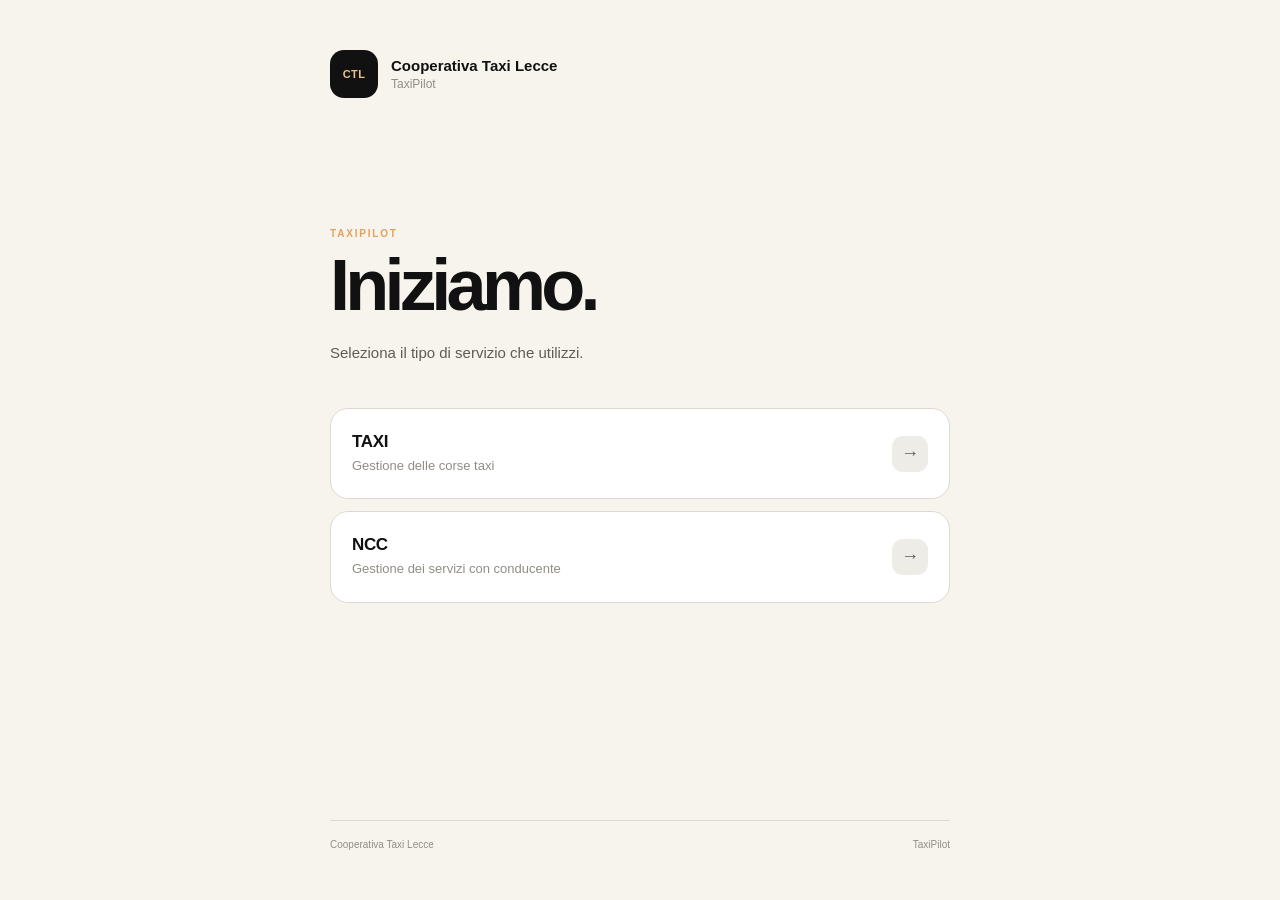
<file: index.html>
<!DOCTYPE html>
<html lang="it">

<head>

    <meta charset="UTF-8">

    <meta
        name="viewport"
        content="width=device-width, initial-scale=1.0"
    >

    <title>TaxiPilot | Cooperativa Taxi Lecce</title>

    <link
        rel="stylesheet"
        href="css/style.css"
    >

</head>


<body class="login-page">

    <main class="login-container">


        <!-- BRAND -->

        <header class="login-brand">

            <div class="brand-mark">
                CTL
            </div>

            <div class="brand-text">

                <strong>
                    Cooperativa Taxi Lecce
                </strong>

                <span>
                    TaxiPilot
                </span>

            </div>

        </header>


        <!-- =========================
             SCELTA SERVIZIO
        ========================== -->

        <section
            id="serviceStep"
            class="login-step"
        >

            <div class="login-heading">

                <span class="eyebrow">
                    TAXIPILOT
                </span>

                <h1>
                    Iniziamo.
                </h1>

                <p>
                    Seleziona il tipo di servizio che utilizzi.
                </p>

            </div>


            <div class="service-options">

                <button
                    type="button"
                    class="service-option"
                    data-service="taxi"
                >

                    <div class="service-option-text">

                        <span class="service-option-label">
                            TAXI
                        </span>

                        <span class="service-option-description">
                            Gestione delle corse taxi
                        </span>

                    </div>

                    <span class="service-option-arrow">
                        →
                    </span>

                </button>


                <button
                    type="button"
                    class="service-option"
                    data-service="ncc"
                >

                    <div class="service-option-text">

                        <span class="service-option-label">
                            NCC
                        </span>

                        <span class="service-option-description">
                            Gestione dei servizi con conducente
                        </span>

                    </div>

                    <span class="service-option-arrow">
                        →
                    </span>

                </button>

            </div>

        </section>


        <!-- =========================
             DATI CONDUCENTE
        ========================== -->

        <section
            id="driverStep"
            class="login-step is-hidden"
        >

            <button
                type="button"
                id="backButton"
                class="login-back"
            >
                ← Indietro
            </button>


            <div class="login-heading">

                <span
                    id="selectedService"
                    class="eyebrow"
                >
                    TAXI
                </span>

                <h1>
                    I tuoi dati.
                </h1>

                <p>
                    Inserisci il tuo nominativo per continuare.
                </p>

            </div>


            <form
                id="driverForm"
                class="driver-form"
            >

                <div class="input-group">

                    <label for="driverName">
                        NOME E COGNOME
                    </label>

                    <input
                        type="text"
                        id="driverName"
                        name="driverName"
                        placeholder="Es. Cristian"
                        autocomplete="name"
                        required
                    >

                </div>


                <div class="input-group">

                    <label for="driverPhone">
                        TELEFONO
                    </label>

                    <input
                        type="tel"
                        id="driverPhone"
                        name="driverPhone"
                        placeholder="Es. 333 1234567"
                        autocomplete="tel"
                        required
                    >

                </div>


                <div class="input-group">

                    <label for="driverCode">
                        NUMERO LICENZA / AUTORIZZAZIONE
                    </label>

                    <input
                        type="text"
                        id="driverCode"
                        name="driverCode"
                        placeholder="Inserisci il numero"
                    >

                </div>


                <button
                    type="submit"
                    class="primary-button"
                >

                    <span>
                        Continua
                    </span>

                    <span>
                        →
                    </span>

                </button>


                <p
                    id="loginError"
                    class="login-error"
                    role="alert"
                ></p>

            </form>

        </section>


        <!-- =========================
             PASSWORD
        ========================== -->

        <section
            id="passwordStep"
            class="login-step is-hidden"
        >

            <button
                type="button"
                id="passwordBackButton"
                class="login-back"
            >
                ← Indietro
            </button>


            <div class="login-heading">

                <span
                    id="passwordService"
                    class="eyebrow"
                >
                    TAXI
                </span>

                <h1>
                    Verifica accesso.
                </h1>

                <p>
                    Inserisci la password per accedere a TaxiPilot.
                </p>

            </div>


            <form
                id="passwordForm"
                class="driver-form"
            >

                <div class="input-group">

                    <label for="driverPassword">
                        PASSWORD
                    </label>

                    <input
                        type="password"
                        id="driverPassword"
                        name="password"
                        placeholder="Inserisci la password"
                        autocomplete="current-password"
                        required
                    >

                </div>


                <button
                    type="submit"
                    class="primary-button"
                >

                    <span>
                        Accedi a TaxiPilot
                    </span>

                    <span>
                        →
                    </span>

                </button>


                <p
                    id="passwordError"
                    class="login-error"
                    role="alert"
                ></p>

            </form>

        </section>
<!-- =========================
     AREA SVILUPPATORE
========================== -->

<section
    id="developerStep"
    class="login-step is-hidden"
>

    <div class="login-heading">

        <span class="eyebrow">
            SVILUPPATORE
        </span>

        <h1>
            Seleziona ambiente.
        </h1>

        <p>
            Scegli il servizio a cui vuoi accedere.
        </p>

    </div>


    <div class="service-options">

        <button
            type="button"
            id="developerTaxiButton"
            class="service-option"
        >

            <div class="service-option-text">

                <span class="service-option-label">
                    TAXI
                </span>

                <span class="service-option-description">
                    Gestione delle corse taxi
                </span>

            </div>

            <span class="service-option-arrow">
                →
            </span>

        </button>


        <button
            type="button"
            id="developerNccButton"
            class="service-option"
        >

            <div class="service-option-text">

                <span class="service-option-label">
                    NCC
                </span>

                <span class="service-option-description">
                    Gestione dei servizi con conducente
                </span>

            </div>

            <span class="service-option-arrow">
                →
            </span>

        </button>

    </div>

</section>
        <!-- FOOTER -->

        <footer class="login-footer">

            <span>
                Cooperativa Taxi Lecce
            </span>

            <span>
                TaxiPilot
            </span>

        </footer>


    </main>


    <script src="js/app.js"></script>

</body>

</html>
</file>
<file: css/style.css>
:root {
    --black: #111111;
    --black-soft: #1c1c1c;

    --orange: #e4a05c;
    --orange-soft: #f0c28f;

    --cream: #f7f4ee;
    --white: #ffffff;

    --gray-100: #eeece7;
    --gray-200: #ddd9d1;
    --gray-400: #918d86;
    --gray-600: #5f5b55;

    --danger: #b44d4d;

    --radius-small: 12px;
    --radius-medium: 18px;
    --radius-large: 26px;
}


* {
    box-sizing: border-box;
    margin: 0;
    padding: 0;
}


html {
    min-height: 100%;
}


body {
    min-height: 100vh;

    font-family:
        -apple-system,
        BlinkMacSystemFont,
        "Segoe UI",
        Roboto,
        Helvetica,
        Arial,
        sans-serif;

    background: var(--cream);
    color: var(--black);

    -webkit-font-smoothing: antialiased;
}


button,
input {
    font: inherit;
}


button {
    border: 0;
    cursor: pointer;
}


button:focus-visible,
input:focus-visible {
    outline: 2px solid var(--orange);
    outline-offset: 3px;
}


/* ========================================
   LOGIN
======================================== */


.login-page {
    min-height: 100vh;

    display: flex;
    justify-content: center;

    padding: 32px 20px;
}


.login-container {
    width: 100%;
    max-width: 620px;

    min-height: calc(100vh - 64px);

    display: flex;
    flex-direction: column;
}


/* ========================================
   BRAND
======================================== */


.login-brand {
    display: flex;
    align-items: center;

    gap: 13px;
}


.brand-mark {
    width: 48px;
    height: 48px;

    display: grid;
    place-items: center;

    background: var(--black);
    color: var(--orange-soft);

    border-radius: 14px;

    font-size: 11px;
    font-weight: 900;

    letter-spacing: 0.04em;
}


.brand-text {
    display: flex;
    flex-direction: column;

    gap: 3px;
}


.brand-text strong {
    font-size: 15px;
    font-weight: 800;
}


.brand-text span {
    color: var(--gray-400);

    font-size: 12px;
    font-weight: 500;
}


/* ========================================
   STEP
======================================== */


.login-step {
    flex: 1;

    padding-top: 110px;
}


.login-step.is-hidden {
    display: none;
}


/* ========================================
   HEADING
======================================== */


.eyebrow {
    display: block;

    color: var(--orange);

    font-size: 10px;
    font-weight: 900;

    letter-spacing: 0.18em;
}


.login-heading h1 {
    margin-top: 12px;

    font-size: clamp(48px, 9vw, 72px);

    line-height: 0.95;

    letter-spacing: -0.065em;
}


.login-heading p {
    max-width: 470px;

    margin-top: 22px;

    color: var(--gray-600);

    font-size: 15px;
    line-height: 1.65;
}


/* ========================================
   SERVICE OPTIONS
======================================== */


.service-options {
    display: grid;
    gap: 12px;

    margin-top: 42px;
}


.service-option {
    width: 100%;

    display: flex;
    align-items: center;

    padding: 23px 21px;

    background: var(--white);

    border: 1px solid var(--gray-200);

    border-radius: var(--radius-medium);

    color: var(--black);

    text-align: left;

    transition:
        transform 0.2s ease,
        border-color 0.2s ease,
        box-shadow 0.2s ease,
        background 0.2s ease;
}


.service-option:hover {
    transform: translateY(-2px);

    border-color: var(--orange);

    box-shadow:
        0 15px 35px rgba(0, 0, 0, 0.07);
}


.service-option:active {
    transform: translateY(0);
}


.service-option-text {
    flex: 1;

    display: flex;
    flex-direction: column;

    gap: 5px;
}


.service-option-label {
    font-size: 17px;
    font-weight: 850;

    letter-spacing: -0.02em;
}


.service-option-description {
    color: var(--gray-400);

    font-size: 13px;
    line-height: 1.4;
}


.service-option-arrow {
    width: 36px;
    height: 36px;

    display: grid;
    place-items: center;

    background: var(--gray-100);

    border-radius: 11px;

    color: var(--gray-600);

    font-size: 18px;

    transition:
        background 0.2s ease,
        color 0.2s ease;
}


.service-option:hover .service-option-arrow {
    background: var(--black);

    color: var(--orange-soft);
}


/* ========================================
   BACK BUTTON
======================================== */


.login-back {
    margin-bottom: 55px;

    background: transparent;

    color: var(--gray-600);

    font-size: 13px;
    font-weight: 600;

    padding: 0;
}


.login-back:hover {
    color: var(--black);
}


/* ========================================
   FORM
======================================== */


.driver-form {
    margin-top: 40px;
}


.input-group {
    margin-bottom: 21px;
}


.input-group label {
    display: block;

    margin-bottom: 8px;

    color: var(--gray-600);

    font-size: 10px;
    font-weight: 850;

    letter-spacing: 0.13em;
}


.input-group input {
    width: 100%;

    height: 55px;

    padding: 0 16px;

    background: var(--white);

    border: 1px solid var(--gray-200);

    border-radius: var(--radius-small);

    color: var(--black);

    outline: none;

    transition:
        border-color 0.2s ease,
        box-shadow 0.2s ease;
}


.input-group input::placeholder {
    color: #aaa59d;
}


.input-group input:focus {
    border-color: var(--orange);

    box-shadow:
        0 0 0 3px rgba(228, 160, 92, 0.14);
}


/* ========================================
   PRIMARY BUTTON
======================================== */


.primary-button {
    width: 100%;

    min-height: 57px;

    display: flex;
    align-items: center;
    justify-content: space-between;

    margin-top: 12px;

    padding: 0 19px;

    background: var(--black);

    border-radius: var(--radius-small);

    color: var(--white);

    font-size: 14px;
    font-weight: 750;

    transition:
        transform 0.2s ease,
        background 0.2s ease;
}


.primary-button:hover {
    background: var(--black-soft);

    transform: translateY(-1px);
}


.primary-button:active {
    transform: translateY(0);
}


.primary-button span:last-child {
    color: var(--orange-soft);

    font-size: 20px;
}


/* ========================================
   FOOTER
======================================== */


.login-footer {
    display: flex;
    align-items: center;
    justify-content: space-between;

    margin-top: 50px;

    padding-top: 18px;

    border-top: 1px solid var(--gray-200);

    color: var(--gray-400);

    font-size: 10px;
}


/* ========================================
   MOBILE
======================================== */


@media (max-width: 600px) {

    .login-page {
        padding: 24px 18px;
    }


    .login-container {
        min-height: calc(100vh - 48px);
    }


    .login-step {
        padding-top: 80px;
    }


    .login-heading h1 {
        font-size: 48px;
    }


    .login-heading p {
        font-size: 14px;
    }


    .service-option {
        padding: 20px 17px;
    }


    .login-back {
        margin-bottom: 42px;
    }


    .login-footer {
        margin-top: 35px;
    }

}


/* ========================================
   DESKTOP
======================================== */


@media (min-width: 900px) {

    .login-page {
        padding: 50px 30px;
    }


    .login-container {
        min-height: calc(100vh - 100px);
    }


    .login-step {
        padding-top: 130px;
    }

}

/* ========================================
   TAXIPILOT — AREA APP
======================================== */

.app-body {
    min-height: 100vh;
    background: var(--cream);
}

.app-container {
    width: 100%;
    max-width: 760px;
    min-height: 100vh;
    margin: 0 auto;
    padding: 26px 22px 110px;
}


/* ========================================
   HEADER
======================================== */

.app-header {
    display: flex;
    align-items: center;
    justify-content: space-between;
    gap: 20px;
}

.app-header-left {
    min-width: 0;
}

.header-greeting {
    display: block;
    margin-bottom: 5px;

    color: var(--gray-400);

    font-size: 12px;
    font-weight: 600;
}

.app-header h1 {
    overflow: hidden;

    color: var(--black);

    font-size: 27px;
    font-weight: 800;

    letter-spacing: -0.045em;
    text-overflow: ellipsis;
    white-space: nowrap;
}


/* ========================================
   PROFILO HEADER
======================================== */

.profile-button {
    flex: 0 0 auto;

    width: 46px;
    height: 46px;

    display: grid;
    place-items: center;

    background: var(--black);

    border-radius: 15px;

    color: var(--orange-soft);

    text-decoration: none;

    font-size: 14px;
    font-weight: 850;

    box-shadow:
        0 8px 20px rgba(0, 0, 0, 0.10);

    transition:
        transform 0.2s ease,
        box-shadow 0.2s ease;
}

.profile-button:hover {
    transform: translateY(-2px);

    box-shadow:
        0 12px 25px rgba(0, 0, 0, 0.14);
}


/* ========================================
   HOME CONTENT
======================================== */

.home-content {
    margin-top: 42px;
}

.date-row {
    display: flex;
    align-items: center;
    justify-content: space-between;
    gap: 15px;

    color: var(--gray-600);

    font-size: 13px;
    font-weight: 600;
}

.service-badge {
    display: inline-flex;
    align-items: center;
    justify-content: center;

    min-height: 28px;

    padding: 0 10px;

    background: rgba(228, 160, 92, 0.14);

    border: 1px solid rgba(228, 160, 92, 0.28);

    border-radius: 999px;

    color: #9a642d;

    font-size: 9px;
    font-weight: 900;

    letter-spacing: 0.12em;
}


/* ========================================
   SEZIONI
======================================== */

.next-ride-section {
    margin-top: 28px;
}

.today-section {
    margin-top: 42px;
}

.section-heading {
    display: flex;
    align-items: flex-end;
    justify-content: space-between;

    gap: 20px;

    margin-bottom: 13px;
}

.section-heading > div {
    min-width: 0;
}

.section-eyebrow {
    display: block;

    color: var(--orange);

    font-size: 9px;
    font-weight: 900;

    letter-spacing: 0.16em;
}

.section-heading h2 {
    margin-top: 5px;

    color: var(--black);

    font-size: 22px;
    font-weight: 800;

    letter-spacing: -0.04em;
}

.section-heading a {
    flex: 0 0 auto;

    color: var(--gray-600);

    font-size: 11px;
    font-weight: 700;

    text-decoration: none;
}

.section-heading a:hover {
    color: var(--black);
}


/* ========================================
   PROSSIMA CORSA
======================================== */

.next-ride-card {
    min-height: 190px;

    padding: 20px;

    background: var(--white);

    border: 1px solid var(--gray-200);

    border-radius: var(--radius-large);

    box-shadow:
        0 12px 35px rgba(0, 0, 0, 0.045);
}

.empty-ride {
    min-height: 148px;

    display: flex;
    align-items: center;

    gap: 15px;
}

.empty-ride-icon {
    flex: 0 0 auto;

    width: 46px;
    height: 46px;

    display: grid;
    place-items: center;

    background: var(--gray-100);

    border-radius: 14px;

    color: var(--gray-600);

    font-size: 23px;
    font-weight: 400;
}

.empty-ride strong {
    display: block;

    color: var(--black);

    font-size: 14px;
    font-weight: 750;
}

.empty-ride span {
    display: block;

    margin-top: 5px;

    color: var(--gray-400);

    font-size: 12px;
}


/* ========================================
   CARD CORSA
======================================== */

.ride-card {
    padding: 19px;

    background: var(--white);

    border: 1px solid var(--gray-200);

    border-radius: 19px;

    box-shadow:
        0 8px 25px rgba(0, 0, 0, 0.035);
}

.ride-card-featured {
    min-height: 190px;

    border-color: rgba(228, 160, 92, 0.42);

    box-shadow:
        0 15px 40px rgba(0, 0, 0, 0.07);
}

.ride-card-top {
    display: flex;
    align-items: center;
    justify-content: space-between;

    gap: 15px;
}

.ride-time {
    color: var(--black);

    font-size: 30px;
    font-weight: 850;

    letter-spacing: -0.06em;
}

.ride-passengers {
    padding: 6px 9px;

    background: var(--gray-100);

    border-radius: 8px;

    color: var(--gray-600);

    font-size: 10px;
    font-weight: 750;
}

.ride-passenger {
    margin-top: 16px;

    color: var(--black);

    font-size: 15px;
    font-weight: 750;
}

.ride-route {
    margin-top: 16px;
}

.route-point {
    display: flex;
    align-items: center;

    gap: 10px;

    min-width: 0;

    color: var(--gray-600);

    font-size: 12px;
    font-weight: 600;
}

.route-point > span:last-child {
    overflow: hidden;

    text-overflow: ellipsis;
    white-space: nowrap;
}

.route-dot {
    flex: 0 0 auto;

    width: 9px;
    height: 9px;

    border: 2px solid var(--black);

    border-radius: 50%;
}

.route-dot-end {
    border-color: var(--orange);

    background: var(--orange);
}

.route-line {
    width: 1px;
    height: 17px;

    margin: 2px 0 2px 4px;

    background: var(--gray-200);
}


/* ========================================
   PULSANTE NUOVA CORSA
======================================== */

.add-ride-button {
    width: 100%;

    min-height: 62px;

    display: flex;
    align-items: center;

    gap: 13px;

    margin-top: 17px;

    padding: 0 17px;

    background: var(--black);

    border-radius: 18px;

    color: var(--white);

    text-decoration: none;

    font-size: 14px;
    font-weight: 750;

    box-shadow:
        0 12px 30px rgba(0, 0, 0, 0.12);

    transition:
        transform 0.2s ease,
        background 0.2s ease;
}

.add-ride-button:hover {
    background: var(--black-soft);

    transform: translateY(-2px);
}

.add-ride-plus {
    width: 35px;
    height: 35px;

    display: grid;
    place-items: center;

    background: rgba(255, 255, 255, 0.10);

    border-radius: 11px;

    color: var(--orange-soft);

    font-size: 21px;
    font-weight: 400;
}

.add-ride-arrow {
    margin-left: auto;

    color: var(--orange-soft);

    font-size: 20px;
}


/* ========================================
   LISTA CORSE
======================================== */

.rides-list {
    display: grid;
    gap: 10px;
}

.ride-count {
    min-width: 28px;
    height: 28px;

    display: grid;
    place-items: center;

    background: var(--gray-100);

    border-radius: 9px;

    color: var(--gray-600);

    font-size: 11px;
    font-weight: 800;
}

.empty-list {
    min-height: 76px;

    display: flex;
    align-items: center;

    padding: 0 17px;

    background: rgba(255, 255, 255, 0.55);

    border: 1px dashed var(--gray-200);

    border-radius: 15px;

    color: var(--gray-400);

    font-size: 12px;
}


/* ========================================
   NAVIGAZIONE INFERIORE
======================================== */

.bottom-nav {
    position: fixed;

    z-index: 50;

    left: 50%;
    bottom: 16px;

    width: calc(100% - 32px);
    max-width: 716px;

    display: grid;
    grid-template-columns: repeat(4, 1fr);

    transform: translateX(-50%);

    padding: 7px;

    background: rgba(17, 17, 17, 0.97);

    border-radius: 21px;

    box-shadow:
        0 15px 45px rgba(0, 0, 0, 0.20);
}

.nav-item {
    min-height: 59px;

    display: flex;
    flex-direction: column;
    align-items: center;
    justify-content: center;

    gap: 5px;

    border-radius: 15px;

    color: #aaa59d;

    text-decoration: none;

    font-size: 9px;
    font-weight: 700;

    transition:
        background 0.2s ease,
        color 0.2s ease;
}

.nav-item:hover {
    color: var(--white);
}

.nav-item.active {
    background: rgba(255, 255, 255, 0.09);

    color: var(--orange-soft);
}

.nav-icon {
    height: 18px;

    display: flex;
    align-items: center;
    justify-content: center;

    font-size: 17px;
    line-height: 1;
}


/* ========================================
   MOBILE
======================================== */

@media (max-width: 600px) {

    .app-container {
        padding:
            22px
            17px
            105px;
    }

    .app-header h1 {
        font-size: 24px;
    }

    .home-content {
        margin-top: 34px;
    }

    .next-ride-card {
        min-height: 175px;

        padding: 17px;
    }

    .empty-ride {
        min-height: 140px;
    }

    .ride-card {
        padding: 17px;
    }

    .ride-time {
        font-size: 27px;
    }

    .bottom-nav {
        bottom: 11px;

        width: calc(100% - 22px);

        padding: 6px;

        border-radius: 19px;
    }

    .nav-item {
        min-height: 55px;
    }

}


/* ========================================
   DESKTOP
======================================== */

@media (min-width: 900px) {

    .app-container {
        padding-top: 38px;
    }

    .app-header h1 {
        font-size: 31px;
    }

    .home-content {
        margin-top: 50px;
    }

}

/* ========================================
   NUOVA CORSA
======================================== */

.new-ride-content {
    margin-top: 34px;
    padding-bottom: 40px;
}


/* ========================================
   LINK INDIETRO
======================================== */

.back-link {
    display: inline-flex;
    align-items: center;
    justify-content: center;

    width: 38px;
    height: 38px;

    margin-right: 12px;

    background: var(--white);

    border: 1px solid var(--gray-200);

    border-radius: 12px;

    color: var(--black);

    font-size: 20px;
    font-weight: 500;

    text-decoration: none;

    transition:
        transform 0.2s ease,
        background 0.2s ease;
}

.back-link:hover {
    background: var(--gray-100);

    transform: translateX(-2px);
}


/* ========================================
   SMART ENTRY
======================================== */

.smart-entry,
.voice-entry,
.manual-entry {
    margin-top: 25px;
}

.smart-entry {
    padding: 22px;

    background: var(--black);

    border-radius: 22px;

    box-shadow:
        0 15px 40px rgba(0, 0, 0, 0.10);
}

.smart-entry .section-eyebrow {
    color: var(--orange-soft);
}

.smart-entry h2 {
    margin-top: 7px;

    color: var(--white);

    font-size: 22px;
    font-weight: 800;

    letter-spacing: -0.04em;
}

.smart-entry p {
    max-width: 570px;

    margin-top: 8px;

    color: #aaa59d;

    font-size: 12px;
    line-height: 1.6;
}


/* ========================================
   TEXTAREA INTELLIGENTE
======================================== */

.ride-text-input {
    width: 100%;
    min-height: 145px;

    margin-top: 18px;
    padding: 15px;

    resize: vertical;

    background: rgba(255, 255, 255, 0.07);

    border: 1px solid rgba(255, 255, 255, 0.10);

    border-radius: 15px;

    outline: none;

    color: var(--white);

    font-family: inherit;
    font-size: 13px;

    line-height: 1.55;

    transition:
        border-color 0.2s ease,
        background 0.2s ease;
}

.ride-text-input::placeholder {
    color: #77736d;
}

.ride-text-input:focus {
    background: rgba(255, 255, 255, 0.09);

    border-color:
        rgba(228, 160, 92, 0.55);
}


/* ========================================
   AZIONE PRINCIPALE
======================================== */

.primary-action {
    width: 100%;

    min-height: 52px;

    margin-top: 11px;

    padding: 0 18px;

    background: var(--orange-soft);

    border: 0;

    border-radius: 14px;

    color: var(--black);

    font-family: inherit;

    font-size: 12px;
    font-weight: 800;

    cursor: pointer;

    transition:
        transform 0.2s ease,
        opacity 0.2s ease;
}

.primary-action:hover {
    transform: translateY(-1px);

    opacity: 0.92;
}

.primary-action:active {
    transform: translateY(0);
}


/* ========================================
   INSERIMENTO VOCALE
======================================== */

.voice-entry {
    padding-top: 7px;
}

.voice-button {
    width: 100%;

    display: flex;
    align-items: center;

    gap: 14px;

    padding: 17px;

    background: var(--white);

    border: 1px solid var(--gray-200);

    border-radius: 18px;

    color: var(--black);

    text-align: left;

    cursor: pointer;

    box-shadow:
        0 8px 25px rgba(0, 0, 0, 0.035);

    transition:
        transform 0.2s ease,
        border-color 0.2s ease;
}

.voice-button:hover {
    transform: translateY(-2px);

    border-color:
        rgba(228, 160, 92, 0.45);
}

.voice-button:active {
    transform: translateY(0);
}

.voice-button-icon {
    flex: 0 0 auto;

    width: 43px;
    height: 43px;

    display: grid;
    place-items: center;

    background: var(--gray-100);

    border-radius: 13px;

    color: var(--black);

    font-size: 9px;
    font-weight: 900;

    letter-spacing: 0.05em;
}

.voice-button strong {
    display: block;

    color: var(--black);

    font-size: 13px;
    font-weight: 800;
}

.voice-button small {
    display: block;

    margin-top: 4px;

    color: var(--gray-400);

    font-size: 10px;
    line-height: 1.4;
}

.voice-status {
    min-height: 18px;

    margin-top: 8px;
    padding-left: 3px;

    color: var(--gray-400);

    font-size: 10px;
}


/* ========================================
   MODULO MANUALE
======================================== */

.manual-entry {
    padding: 22px;

    background: var(--white);

    border: 1px solid var(--gray-200);

    border-radius: 22px;

    box-shadow:
        0 10px 30px rgba(0, 0, 0, 0.035);
}

.manual-entry .section-heading {
    margin-bottom: 20px;
}


/* ========================================
   FORM
======================================== */

.ride-form {
    display: flex;
    flex-direction: column;

    gap: 15px;
}

.form-field {
    display: flex;
    flex-direction: column;

    gap: 7px;
}

.form-field label {
    color: var(--gray-600);

    font-size: 10px;
    font-weight: 800;

    letter-spacing: 0.03em;
}

.form-field input,
.form-field textarea,
.form-field select {
    width: 100%;

    min-height: 48px;

    padding: 0 13px;

    background: var(--gray-100);

    border: 1px solid transparent;

    border-radius: 12px;

    outline: none;

    color: var(--black);

    font-family: inherit;

    font-size: 13px;

    transition:
        background 0.2s ease,
        border-color 0.2s ease;
}

.form-field textarea {
    min-height: 90px;

    padding: 13px;

    resize: vertical;
}

.form-field input::placeholder,
.form-field textarea::placeholder {
    color: #aaa59d;
}

.form-field input:focus,
.form-field textarea:focus,
.form-field select:focus {
    background: var(--white);

    border-color:
        rgba(228, 160, 92, 0.50);
}


/* ========================================
   DUE CAMPI
======================================== */

.form-row {
    display: grid;

    grid-template-columns:
        1fr 1fr;

    gap: 11px;
}


/* ========================================
   SALVA CORSA
======================================== */

.save-ride-button {
    width: 100%;

    min-height: 55px;

    margin-top: 5px;

    background: var(--black);

    border: 0;

    border-radius: 15px;

    color: var(--white);

    font-family: inherit;

    font-size: 13px;
    font-weight: 800;

    cursor: pointer;

    box-shadow:
        0 10px 25px rgba(0, 0, 0, 0.10);

    transition:
        transform 0.2s ease,
        background 0.2s ease;
}

.save-ride-button:hover {
    background: var(--black-soft);

    transform: translateY(-1px);
}

.save-ride-button:active {
    transform: translateY(0);
}


/* ========================================
   STATO ASCOLTO
======================================== */

.voice-listening {
    border-color:
        rgba(228, 160, 92, 0.70);

    box-shadow:
        0 0 0 3px
        rgba(228, 160, 92, 0.10);
}

.voice-listening .voice-button-icon {
    background: var(--orange-soft);
}


/* ========================================
   RISULTATO ANALISI
======================================== */

.smart-result {
    margin-top: 12px;

    padding: 13px 14px;

    background: rgba(228, 160, 92, 0.10);

    border: 1px solid rgba(228, 160, 92, 0.20);

    border-radius: 13px;

    color: var(--orange);

    font-size: 11px;
    font-weight: 650;

    line-height: 1.5;
}


/* ========================================
   MOBILE
======================================== */

@media (max-width: 600px) {

    .new-ride-content {
        margin-top: 28px;
    }

    .smart-entry,
    .manual-entry {
        padding: 18px;
    }

    .smart-entry h2 {
        font-size: 20px;
    }

    .ride-text-input {
        min-height: 135px;
    }

    .form-row {
        grid-template-columns: 1fr;
    }

    .voice-button {
        padding: 15px;
    }

}


/* ========================================
   ACCESSIBILITÀ
======================================== */

button:focus-visible,
a:focus-visible,
input:focus-visible,
textarea:focus-visible,
select:focus-visible {
    outline: 2px solid var(--orange);

    outline-offset: 2px;
}

/* ========================================
   PAGINA CORSE
======================================== */

.rides-page-content {
    padding: 24px 20px 110px;
}


/* ========================================
   RICERCA
======================================== */

.rides-search {
    margin-bottom: 14px;
}

.rides-search input {
    width: 100%;
    box-sizing: border-box;

    border: 1px solid #dedbd5;
    border-radius: 14px;

    background: #ffffff;

    padding: 14px 16px;

    font-family: inherit;
    font-size: 15px;

    color: #171717;

    outline: none;

    transition:
        border-color 0.2s ease,
        box-shadow 0.2s ease;
}

.rides-search input:focus {
    border-color: #111111;

    box-shadow:
        0 0 0 3px rgba(17, 17, 17, 0.06);
}

.rides-search input::placeholder {
    color: #9a9893;
}


/* ========================================
   FILTRI
======================================== */

.ride-filters {
    display: flex;

    gap: 8px;

    overflow-x: auto;

    margin-bottom: 28px;

    padding-bottom: 2px;

    scrollbar-width: none;
}

.ride-filters::-webkit-scrollbar {
    display: none;
}

.ride-filter {
    flex-shrink: 0;

    border: 1px solid #dedbd5;

    background: #ffffff;

    color: #66635d;

    border-radius: 999px;

    padding: 9px 15px;

    font-family: inherit;

    font-size: 13px;

    cursor: pointer;

    transition:
        background 0.2s ease,
        color 0.2s ease,
        border-color 0.2s ease;
}

.ride-filter.active {
    background: #111111;

    color: #ffffff;

    border-color: #111111;
}


/* ========================================
   GRUPPI DATA
======================================== */

.ride-date-group {
    margin-bottom: 28px;
}

.ride-date-heading {
    display: flex;

    align-items: center;

    justify-content: space-between;

    margin-bottom: 10px;

    padding: 0 2px;
}

.ride-date-heading > span:last-child {
    display: flex;

    align-items: center;
    justify-content: center;

    min-width: 24px;
    height: 24px;

    padding: 0 7px;

    box-sizing: border-box;

    border-radius: 999px;

    background: #eeeae3;

    color: #5e5b55;

    font-size: 12px;

    font-weight: 600;
}

.ride-date-list {
    display: flex;

    flex-direction: column;

    gap: 9px;
}


/* ========================================
   CARD CORSA
======================================== */

.ride-list-card {
    display: grid;

    grid-template-columns: 58px 1fr 34px;

    align-items: center;

    gap: 12px;

    width: 100%;

    box-sizing: border-box;

    padding: 15px;

    background: #ffffff;

    border: 1px solid #e5e1da;

    border-radius: 16px;

    cursor: pointer;

    transition:
        transform 0.15s ease,
        border-color 0.15s ease,
        box-shadow 0.15s ease;
}

.ride-list-card:hover {
    border-color: #cbc6bd;

    box-shadow:
        0 5px 18px rgba(0, 0, 0, 0.05);
}

.ride-list-card:active {
    transform: scale(0.985);
}

.ride-list-time {
    display: flex;

    align-items: center;
    justify-content: center;

    min-height: 42px;

    border-radius: 11px;

    background: #f3f0ea;
}

.ride-list-time strong {
    font-size: 15px;

    color: #111111;
}

.ride-list-main {
    min-width: 0;

    display: flex;

    flex-direction: column;

    gap: 5px;
}

.ride-list-main strong {
    overflow: hidden;

    text-overflow: ellipsis;

    white-space: nowrap;

    color: #171717;

    font-size: 15px;

    font-weight: 650;
}

.ride-list-main span {
    overflow: hidden;

    text-overflow: ellipsis;

    white-space: nowrap;

    color: #77736c;

    font-size: 12px;
}

.ride-list-passengers {
    display: flex;

    align-items: center;
    justify-content: center;

    width: 30px;
    height: 30px;

    border-radius: 50%;

    background: #f3f0ea;

    color: #55514a;

    font-size: 11px;

    font-weight: 600;
}


/* ========================================
   VUOTO
======================================== */

.rides-empty {
    display: flex;

    flex-direction: column;

    align-items: center;

    text-align: center;

    padding: 55px 20px 30px;
}

.rides-empty.hidden {
    display: none;
}

.rides-empty-icon {
    display: flex;

    align-items: center;
    justify-content: center;

    width: 58px;
    height: 58px;

    margin-bottom: 16px;

    border-radius: 18px;

    background: #f0ede7;

    color: #6d6962;

    font-size: 26px;
}

.rides-empty h2 {
    margin: 0 0 7px;

    color: #171717;

    font-size: 20px;
}

.rides-empty p {
    max-width: 280px;

    margin: 0 0 22px;

    color: #817d75;

    font-size: 14px;

    line-height: 1.5;
}


/* ========================================
   PULSANTE +
======================================== */

.floating-add-button {
    position: fixed;

    right: 20px;
    bottom: 88px;

    z-index: 20;

    display: flex;

    align-items: center;
    justify-content: center;

    width: 52px;
    height: 52px;

    border-radius: 50%;

    background: #111111;

    color: #ffffff;

    text-decoration: none;

    font-size: 27px;

    line-height: 1;

    box-shadow:
        0 8px 24px rgba(0, 0, 0, 0.18);

    transition:
        transform 0.15s ease;
}

.floating-add-button:active {
    transform: scale(0.92);
}


/* ========================================
   MODALE DETTAGLIO
======================================== */

#rideDetailModal {
    position: fixed;

    inset: 0;

    z-index: 100;
}

#rideDetailModal.hidden {
    display: none;
}

#rideDetailModal .modal-backdrop {
    position: absolute;

    inset: 0;

    background: rgba(0, 0, 0, 0.42);
}

#rideDetailModal .modal-content {
    position: absolute;

    left: 50%;
    bottom: 0;

    width: min(100%, 520px);

    box-sizing: border-box;

    transform: translateX(-50%);

    padding: 26px 20px 28px;

    background: #ffffff;

    border-radius: 24px 24px 0 0;

    box-shadow:
        0 -8px 35px rgba(0, 0, 0, 0.12);

    max-height: 85vh;

    overflow-y: auto;
}

.modal-close {
    position: absolute;

    top: 17px;
    right: 17px;

    width: 34px;
    height: 34px;

    border: 0;

    border-radius: 50%;

    background: #f0ede7;

    color: #44413c;

    font-size: 22px;

    cursor: pointer;
}

#rideDetailModal h2 {
    margin: 7px 45px 22px 0;

    color: #111111;

    font-size: 23px;
}

.ride-detail-content {
    display: flex;

    flex-direction: column;

    border-top: 1px solid #ece9e3;
}

.ride-detail-row {
    display: flex;

    align-items: flex-start;

    justify-content: space-between;

    gap: 20px;

    padding: 14px 0;

    border-bottom: 1px solid #ece9e3;
}

.ride-detail-row span {
    color: #858078;

    font-size: 13px;
}

.ride-detail-row strong {
    max-width: 65%;

    color: #222222;

    font-size: 14px;

    text-align: right;

    line-height: 1.4;
}


/* ========================================
   ELIMINA
======================================== */

.delete-ride-button {
    width: 100%;

    margin-top: 20px;

    padding: 14px;

    border: 1px solid #dedbd5;

    border-radius: 13px;

    background: #ffffff;

    color: #55514b;

    font-family: inherit;

    font-size: 14px;

    font-weight: 600;

    cursor: pointer;
}

.delete-ride-button:active {
    background: #f4f1ec;
}


/* ========================================
   RESPONSIVE
======================================== */

@media (min-width: 700px) {

    .rides-page-content {
        padding-left: 28px;
        padding-right: 28px;
    }

    #rideDetailModal .modal-content {
        bottom: 20px;

        border-radius: 24px;
    }

}

.new-ride-page-button {
    display: flex;
    align-items: center;
    justify-content: center;

    width: 100%;
    min-height: 56px;

    box-sizing: border-box;

    background: #f1c38d;
    color: #111111;

    border-radius: 16px;

    text-decoration: none;

    font-size: 15px;
    font-weight: 700;

    transition: transform 0.18s ease,
                background 0.18s ease;
}

.new-ride-page-button:hover {
    text-decoration: none;
    background: #edba7d;
}

.new-ride-page-button:active {
    transform: scale(0.98);
}

/* ========================================
   AGENDA
======================================== */

.agenda-content {
    padding-bottom: 120px;
}

.agenda-date-selector {
    display: flex;
    align-items: center;
    justify-content: space-between;

    gap: 16px;

    margin-bottom: 36px;
}

.agenda-current-date {
    display: flex;
    flex-direction: column;
    align-items: center;

    text-align: center;

    flex: 1;
}

.agenda-current-date strong {
    margin-top: 5px;

    font-size: 22px;
    font-weight: 700;

    color: #111111;
}

.agenda-day-button {
    width: 46px;
    height: 46px;

    display: flex;
    align-items: center;
    justify-content: center;

    border: 1px solid #ded8d0;
    border-radius: 14px;

    background: #ffffff;

    color: #111111;

    font-size: 20px;

    cursor: pointer;

    transition:
        background 0.18s ease,
        transform 0.18s ease;
}

.agenda-day-button:hover {
    background: #f3eee8;
}

.agenda-day-button:active {
    transform: scale(0.95);
}

.agenda-day-section {
    margin-bottom: 28px;
}

.agenda-rides-list {
    display: flex;
    flex-direction: column;

    gap: 12px;
}

.agenda-ride-card {
    display: flex;
    flex-direction: column;

    gap: 14px;

    padding: 18px;

    background: #ffffff;

    border: 1px solid #e4dfd8;
    border-radius: 18px;

    box-shadow:
        0 4px 18px rgba(0, 0, 0, 0.04);
}

.agenda-ride-top {
    display: flex;
    align-items: center;
    justify-content: space-between;

    gap: 12px;
}

.agenda-ride-time {
    font-size: 22px;
    font-weight: 800;

    color: #111111;
}

.agenda-ride-passenger {
    font-size: 15px;
    font-weight: 700;

    color: #222222;
}

.agenda-ride-route {
    display: flex;
    flex-direction: column;

    gap: 8px;
}

.agenda-route-point {
    display: flex;
    align-items: center;

    gap: 10px;

    font-size: 14px;
    color: #55504a;
}

.agenda-route-dot {
    width: 8px;
    height: 8px;

    flex-shrink: 0;

    border-radius: 50%;

    background: #111111;
}

.agenda-route-dot-end {
    background: #d89b58;
}

.agenda-route-line {
    width: 1px;
    height: 12px;

    margin-left: 3px;

    background: #d8d2ca;
}

.agenda-ride-notes {
    padding-top: 12px;

    border-top: 1px solid #eee9e3;

    font-size: 13px;
    line-height: 1.5;

    color: #77716a;
}

.agenda-empty {
    display: flex;
    flex-direction: column;
    align-items: center;

    padding: 48px 20px;

    text-align: center;

    background: #f8f5f1;

    border-radius: 20px;
}

.agenda-empty-icon {
    width: 52px;
    height: 52px;

    display: flex;
    align-items: center;
    justify-content: center;

    margin-bottom: 14px;

    border-radius: 16px;

    background: #eee9e3;

    font-size: 24px;
}

.agenda-empty strong {
    font-size: 16px;
    color: #222222;
}

.agenda-empty span {
    margin-top: 6px;

    font-size: 14px;
    color: #88817a;
}

/* ========================================
   SPAZIATURA GENERALE APP
======================================== */

.app-body {
    line-height: 1.5;
}

/* Contenuto principale di tutte le pagine */

.home-content,
.new-ride-content,
.agenda-content,
.rides-page-content,
.profile-content {
    padding-top: 18px;
    padding-bottom: 130px;
}

/* Distanza tra header e contenuto */

.app-header + .home-content,
.app-header + .new-ride-content,
.app-header + .agenda-content,
.app-header + .rides-page-content,
.app-header + .profile-content {
    margin-top: 12px;
}

/* Titoli delle sezioni */

.section-heading {
    margin-bottom: 24px;
}

.section-heading h2 {
    margin-top: 7px;
}

/* Etichette sopra i titoli */

.section-eyebrow {
    display: block;
    margin-bottom: 6px;
}

/* Sezioni principali */

.home-content > section,
.new-ride-content > section,
.agenda-content > section,
.rides-page-content > section,
.profile-content > section {
    margin-bottom: 36px;
}

/* Data / elementi introduttivi */

.date-row {
    margin-bottom: 38px;
}

/* Card */

.next-ride-section {
    margin-bottom: 34px;
}

.next-ride-card {
    margin-top: 20px;
}

/* Lista corse */

.today-section {
    margin-top: 38px;
}

.rides-list {
    margin-top: 20px;
}

/* Agenda */

.agenda-date-selector {
    margin-top: 24px;
    margin-bottom: 48px;
}

.agenda-current-date {
    gap: 7px;
}

.agenda-day-section {
    margin-bottom: 36px;
}

.agenda-day-section .section-heading {
    margin-bottom: 22px;
}

.agenda-rides-list {
    margin-top: 20px;
}

/* Pagina Corse */

.rides-page-list {
    margin-top: 28px;
}

.rides-empty {
    margin-top: 28px;
}

/* Nuova corsa */

.smart-entry,
.voice-entry,
.manual-entry {
    margin-bottom: 42px;
}

.smart-entry h2,
.voice-entry h2,
.manual-entry h2 {
    margin-top: 8px;
    margin-bottom: 12px;
}

.smart-entry p {
    margin-bottom: 22px;
}

.ride-text-input {
    margin-top: 8px;
    margin-bottom: 16px;
}

.voice-button {
    margin-top: 18px;
}

.ride-form {
    margin-top: 24px;
}

.form-field {
    margin-bottom: 20px;
}

.form-row {
    gap: 18px;
}

/* Pulsanti principali */

.primary-action,
.new-ride-page-button,
.save-ride-button {
    margin-top: 12px;
}

/* Pulsante flottante */

.floating-add-button {
    margin-bottom: 8px;
}

/* ========================================
   MOBILE
======================================== */

@media (max-width: 700px) {

    .home-content,
    .new-ride-content,
    .agenda-content,
    .rides-page-content,
    .profile-content {
        padding-top: 12px;
        padding-bottom: 120px;
    }

    .section-heading {
        margin-bottom: 20px;
    }

    .date-row {
        margin-bottom: 30px;
    }

    .agenda-date-selector {
        margin-top: 18px;
        margin-bottom: 38px;
    }

    .agenda-day-section {
        margin-bottom: 30px;
    }

    .smart-entry,
    .voice-entry,
    .manual-entry {
        margin-bottom: 34px;
    }

    .form-field {
        margin-bottom: 17px;
    }

}

/* ========================================
   PULSANTE CALENDARIO
======================================== */

.calendar-open-button {
    width: 100%;
    margin: 6px 0 24px;

    min-height: 52px;

    border: 1px solid #dedbd5;
    border-radius: 16px;

    background: #ffffff;
    color: #111111;

    font-family: inherit;
    font-size: 15px;
    font-weight: 700;

    cursor: pointer;

    transition:
        background 0.2s ease,
        border-color 0.2s ease,
        transform 0.15s ease;
}

.calendar-open-button:hover {
    background: #f7f5f1;
    border-color: #cfcac2;
}

.calendar-open-button:active {
    transform: scale(0.98);
}


/* ========================================
   PANNELLO CALENDARIO
======================================== */

.calendar-panel {
    margin: 0 0 30px;

    padding: 20px;

    border: 1px solid #e3dfd8;
    border-radius: 22px;

    background: #ffffff;

    box-shadow:
        0 8px 30px rgba(0, 0, 0, 0.05);
}


/* ========================================
   HEADER CALENDARIO
======================================== */

.calendar-panel-header {
    display: grid;

    grid-template-columns: 44px 1fr 44px;

    align-items: center;

    gap: 12px;

    margin-bottom: 22px;
}

.calendar-panel-header strong {
    text-align: center;

    font-size: 19px;
    font-weight: 750;

    color: #111111;
}


/* ========================================
   FRECCE
======================================== */

.calendar-nav-button {
    width: 44px;
    height: 44px;

    display: flex;
    align-items: center;
    justify-content: center;

    padding: 0;

    border: 1px solid #dedbd5;
    border-radius: 13px;

    background: #f9f8f5;
    color: #111111;

    font-family: inherit;
    font-size: 19px;
    font-weight: 600;

    cursor: pointer;

    transition:
        background 0.2s ease,
        transform 0.15s ease;
}

.calendar-nav-button:hover {
    background: #f0ede8;
}

.calendar-nav-button:active {
    transform: scale(0.94);
}


/* ========================================
   GIORNI SETTIMANA
======================================== */

.calendar-weekdays {
    display: grid;

    grid-template-columns:
        repeat(7, minmax(0, 1fr));

    margin-bottom: 9px;
}

.calendar-weekdays span {
    text-align: center;

    font-size: 10px;
    font-weight: 750;

    color: #96918a;

    letter-spacing: 0.05em;
}


/* ========================================
   GRIGLIA
======================================== */

.calendar-grid {
    display: grid;

    grid-template-columns:
        repeat(7, minmax(0, 1fr));

    gap: 7px;
}


/* ========================================
   GIORNO
======================================== */

.calendar-day {
    position: relative;

    width: 100%;
    min-width: 0;

    min-height: 58px;

    padding: 8px 4px;

    display: flex;
    flex-direction: column;

    align-items: center;
    justify-content: space-between;

    border: 1px solid #e5e1db;
    border-radius: 14px;

    background: #ffffff;
    color: #111111;

    font-family: inherit;

    cursor: pointer;

    transition:
        background 0.2s ease,
        border-color 0.2s ease,
        transform 0.15s ease;
}

.calendar-day:hover {
    background: #f7f5f1;
    border-color: #d4cfc7;
}

.calendar-day:active {
    transform: scale(0.95);
}


/* ========================================
   NUMERO GIORNO
======================================== */

.calendar-day-number {
    font-size: 14px;
    font-weight: 650;
    line-height: 1;
}


/* ========================================
   NUMERO CORSE
======================================== */

.calendar-day-rides {
    min-width: 21px;
    height: 21px;

    padding: 0 5px;

    display: flex;
    align-items: center;
    justify-content: center;

    border-radius: 999px;

    background: #111111;
    color: #ffffff;

    font-size: 10px;
    font-weight: 750;

    line-height: 1;
}


/* ========================================
   OGGI
======================================== */

.calendar-day-today {
    border: 2px solid #111111;
}

.calendar-day-today
.calendar-day-number {
    font-weight: 800;
}


/* ========================================
   CELLE VUOTE
======================================== */

.calendar-day-empty {
    visibility: hidden;

    border: none;
    background: transparent;

    pointer-events: none;
}


/* ========================================
   CHIUDI CALENDARIO
======================================== */

.calendar-close-button {
    width: 100%;

    min-height: 48px;

    margin-top: 20px;

    border: none;
    border-radius: 14px;

    background: #111111;
    color: #ffffff;

    font-family: inherit;
    font-size: 14px;
    font-weight: 700;

    cursor: pointer;

    transition:
        background 0.2s ease,
        transform 0.15s ease;
}

.calendar-close-button:hover {
    background: #252525;
}

.calendar-close-button:active {
    transform: scale(0.98);
}


/* ========================================
   MOBILE
======================================== */

@media (max-width: 600px) {

    .calendar-panel {
        padding: 16px;

        border-radius: 20px;
    }

    .calendar-panel-header {
        grid-template-columns: 40px 1fr 40px;

        gap: 9px;

        margin-bottom: 19px;
    }

    .calendar-panel-header strong {
        font-size: 17px;
    }

    .calendar-nav-button {
        width: 40px;
        height: 40px;

        border-radius: 12px;
    }

    .calendar-grid {
        gap: 5px;
    }

    .calendar-day {
        min-height: 52px;

        padding: 7px 3px;

        border-radius: 12px;
    }

    .calendar-day-number {
        font-size: 13px;
    }

    .calendar-day-rides {
        min-width: 20px;
        height: 20px;

        font-size: 9px;
    }

}

/* ========================================
   PROFILO
======================================== */

.profile-content {
    padding: 24px 0 110px;
}


.profile-section {
    margin-bottom: 32px;
}


.profile-section .section-heading {
    margin-bottom: 14px;
}


/* ========================================
   CARD DATI
======================================== */

.profile-card {
    background: #ffffff;
    border: 1px solid #e8e8e8;
    border-radius: 18px;
    overflow: hidden;
}


.profile-row {
    display: flex;
    align-items: center;
    justify-content: space-between;
    gap: 20px;
    padding: 17px 18px;
    border-bottom: 1px solid #eeeeee;
}


.profile-row:last-child {
    border-bottom: none;
}


.profile-row span {
    color: #777777;
    font-size: 14px;
}


.profile-row strong {
    color: #111111;
    font-size: 15px;
    font-weight: 600;
    text-align: right;
    word-break: break-word;
}


/* ========================================
   PULSANTI PROFILO
======================================== */

.profile-action-button,
.secondary-button,
.danger-button {
    width: 100%;
    min-height: 52px;
    border-radius: 14px;
    font-family: inherit;
    font-size: 15px;
    font-weight: 600;
    cursor: pointer;
    transition:
        transform 0.15s ease,
        opacity 0.15s ease,
        background 0.15s ease;
}


.profile-action-button {
    border: 1px solid #dddddd;
    background: #ffffff;
    color: #111111;
}


.profile-action-button:active,
.secondary-button:active,
.danger-button:active {
    transform: scale(0.98);
}


/* ========================================
   FORM MODIFICA
======================================== */

.profile-edit-form {
    margin-top: 16px;
    padding: 20px;
    background: #ffffff;
    border: 1px solid #e8e8e8;
    border-radius: 18px;
}


.profile-edit-form .input-group {
    margin-bottom: 18px;
}


.profile-edit-actions {
    display: flex;
    flex-direction: column;
    gap: 10px;
}


.profile-edit-actions .primary-button {
    width: 100%;
    min-height: 52px;
}


/* ========================================
   PULSANTE SECONDARIO
======================================== */

.secondary-button {
    border: 1px solid #dddddd;
    background: #f7f7f7;
    color: #111111;
}


/* ========================================
   STATISTICHE
======================================== */

.profile-stats {
    display: grid;
    grid-template-columns: repeat(3, 1fr);
    gap: 10px;
}


.profile-stat-card {
    min-width: 0;
    padding: 18px 12px;
    background: #ffffff;
    border: 1px solid #e8e8e8;
    border-radius: 18px;
}


.profile-stat-card span {
    display: block;
    margin-bottom: 9px;
    color: #777777;
    font-size: 12px;
    line-height: 1.3;
}


.profile-stat-card strong {
    display: block;
    color: #111111;
    font-size: 27px;
    line-height: 1;
    font-weight: 700;
}


/* ========================================
   IMPOSTAZIONI
======================================== */

.profile-setting-row {
    padding: 18px;
}


.profile-setting-row strong {
    display: block;
    margin-bottom: 5px;
    color: #111111;
    font-size: 15px;
}


.profile-setting-row span {
    display: block;
    color: #777777;
    font-size: 13px;
    line-height: 1.45;
}


.profile-description {
    margin: -4px 0 16px;
    color: #777777;
    font-size: 14px;
    line-height: 1.5;
}


/* ========================================
   ZONA PERICOLOSA
======================================== */

.danger-button {
    margin: 0 18px 18px;
    width: calc(100% - 36px);
    border: 1px solid #e0e0e0;
    background: #ffffff;
    color: #b42318;
}


.danger-button:hover {
    background: #fafafa;
}


/* ========================================
   LOGOUT
======================================== */

.profile-logout {
    margin-top: 8px;
}


/* ========================================
   RESPONSIVE
======================================== */

@media (max-width: 480px) {

    .profile-content {
        padding-top: 20px;
    }


    .profile-row {
        padding: 16px;
        gap: 12px;
    }


    .profile-row span {
        font-size: 13px;
    }


    .profile-row strong {
        max-width: 58%;
        font-size: 14px;
    }


    .profile-stats {
        gap: 8px;
    }


    .profile-stat-card {
        padding: 16px 10px;
        border-radius: 16px;
    }


    .profile-stat-card span {
        font-size: 11px;
    }


    .profile-stat-card strong {
        font-size: 24px;
    }


    .profile-edit-form {
        padding: 16px;
    }

}

/* ========================================
   IMPORT / EXPORT DATI
======================================== */

.profile-data-actions {
    display: flex;
    flex-direction: column;
    gap: 10px;
    padding: 0 18px 18px;
}


.profile-data-actions .profile-action-button {
    width: 100%;
}


.profile-import-label {
    display: flex;
    align-items: center;
    justify-content: center;
    box-sizing: border-box;
}


@media (min-width: 600px) {

    .profile-data-actions {
        flex-direction: row;
    }

}
</file>
